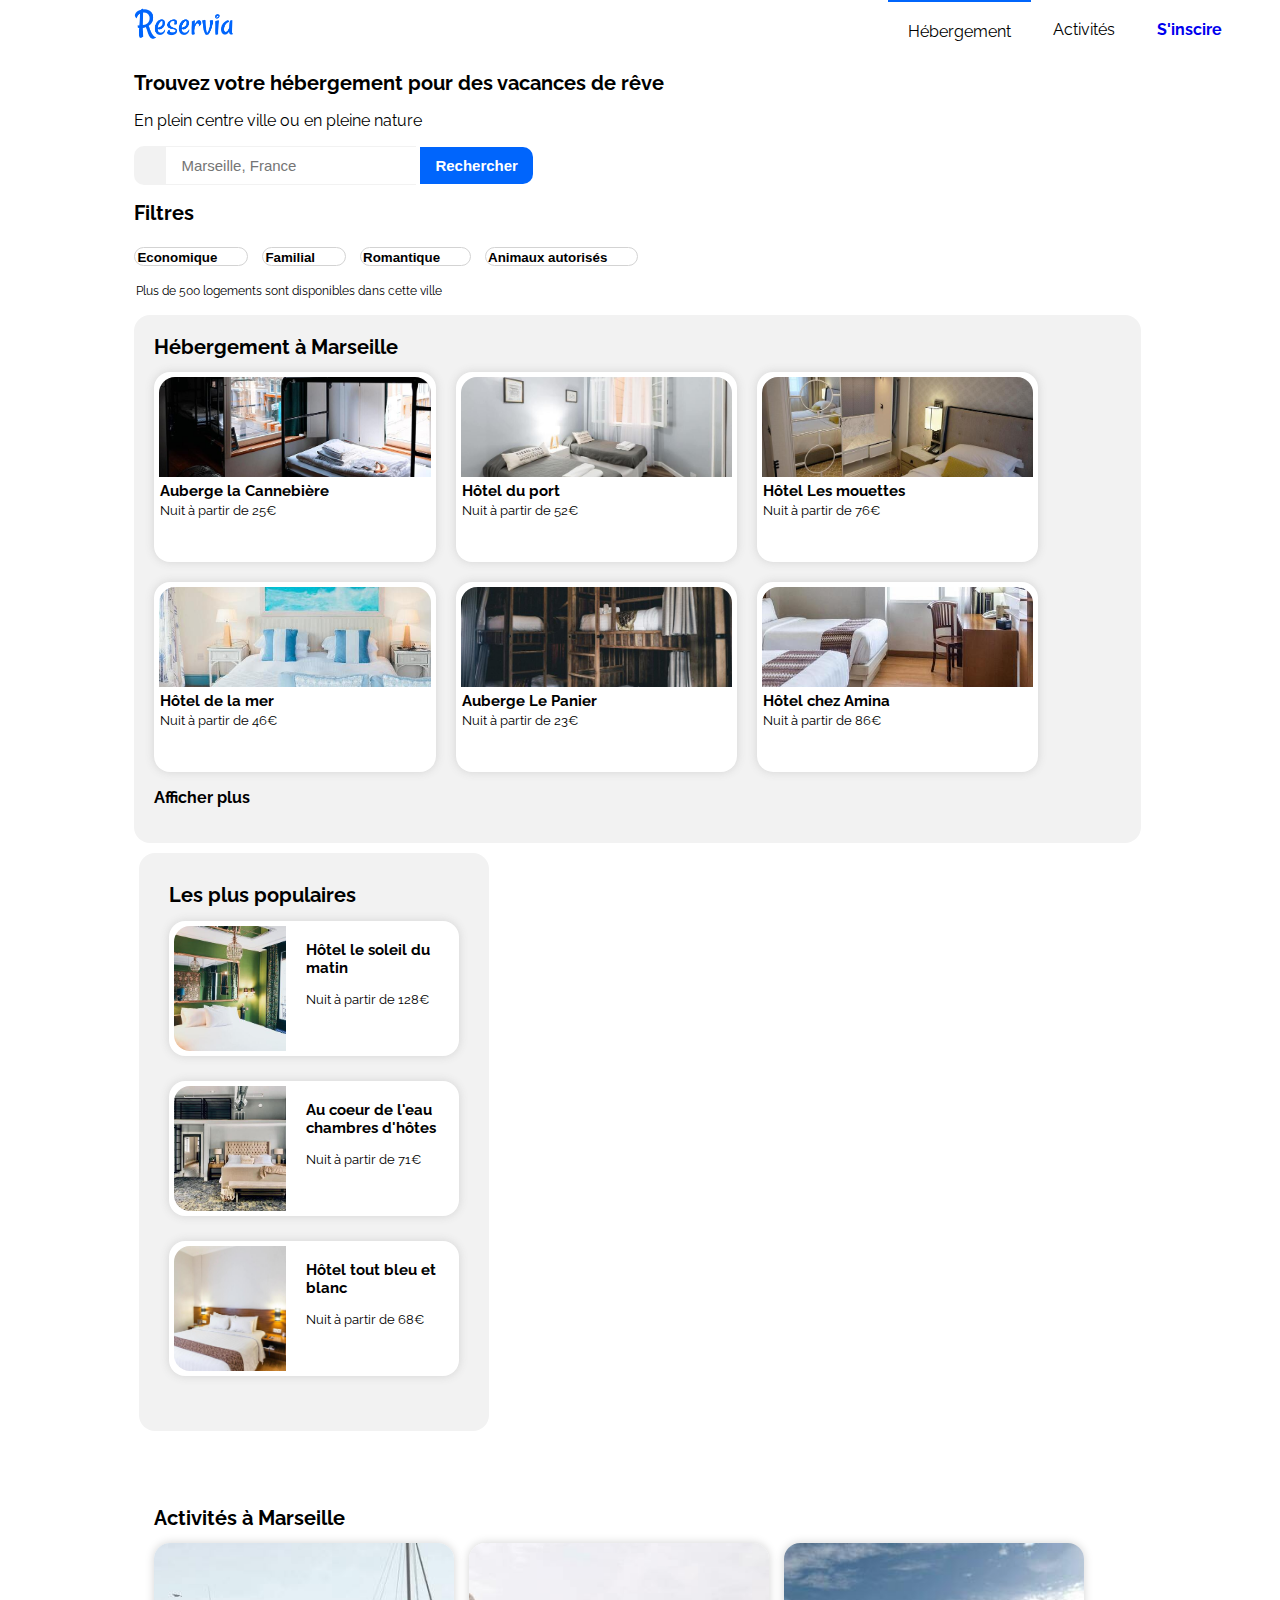
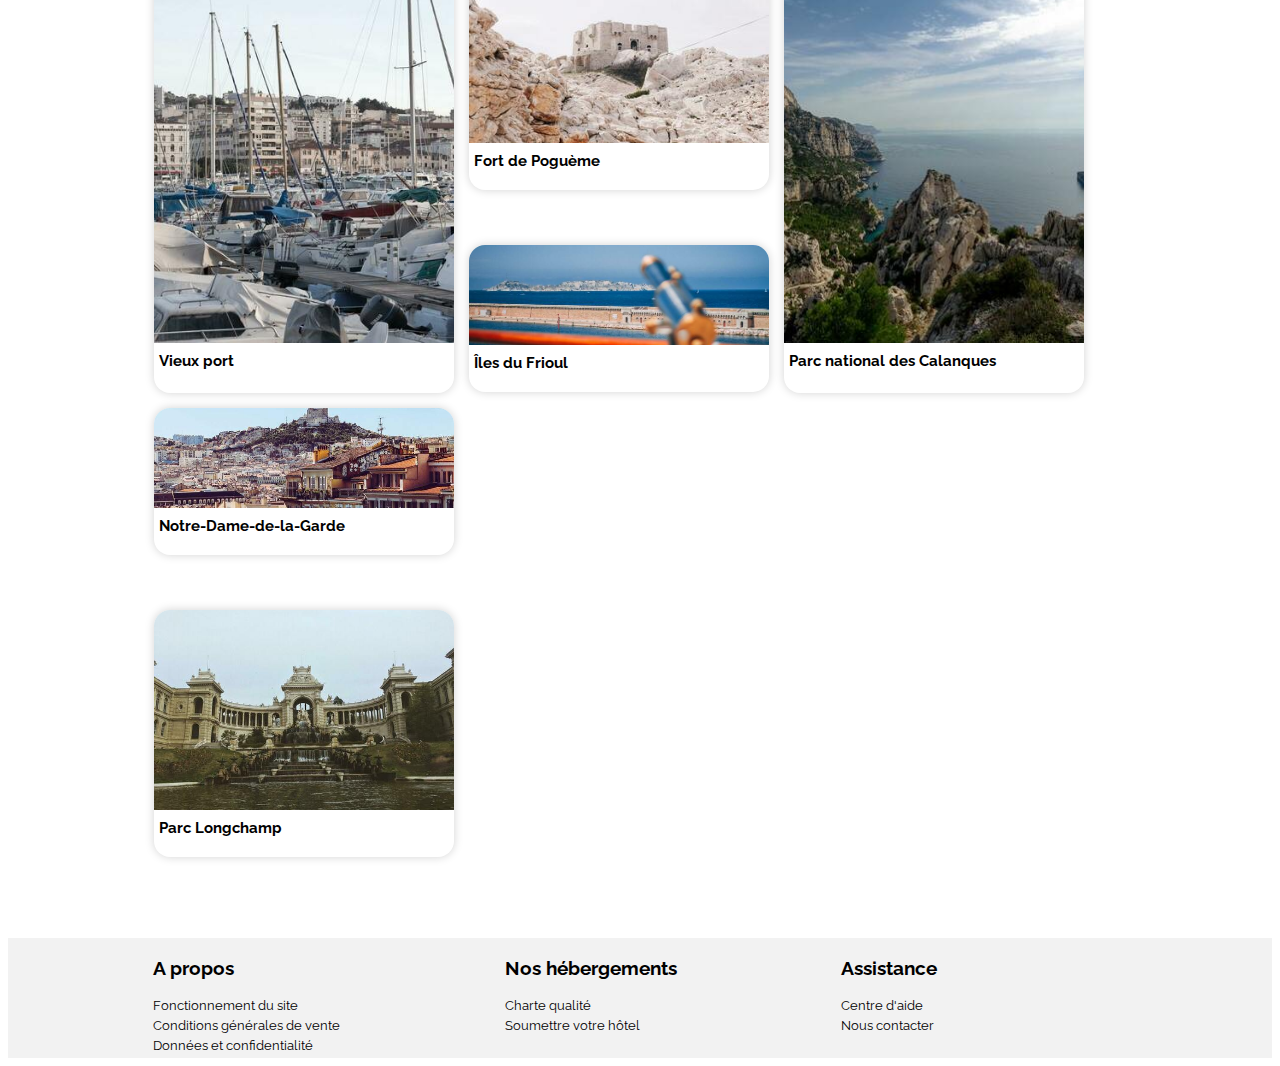
<file: index.html>
<!DOCTYPE html>

<html lang="fr">

<head>
    <title>Reservia</title>
    <meta charset="UTF-8">
    <meta http-equiv="X-UA-Compatible" content="IE=edge">
    <meta name="viewport" content="width=device-width, initial-scale=1.0">
    <link rel="preconnect" href="https://fonts.googleapis.com">
    <link rel="preconnect" href="https://fonts.gstatic.com" crossorigin>
    <link href="https://fonts.googleapis.com/css2?family=Raleway&display=swap" rel="stylesheet">
    <link rel="stylesheet" href="style.css" />
    <link rel="stylesheet" href="https://use.fontawesome.com/releases/v5.15.1/css/all.css" integrity="sha384-vp86vTRFVJgpjF9jiIGPEEqYqlDwgyBgEF109VFjmqGmIY/Y4HV4d3Gp2irVfcrp" crossorigin="anonymous">
</head>

<body>

    <!--Header-->
    <header class="header">
        <span id="header-pc-tablet">
			<img class="logo-reservia" src="images/logo/Reservia@3x.png" alt="Logo de Reservia" />
			<nav class="menu-bar">
				<li class="menu-item link-item on-click-style"> <a href="#zone-herbergement-et-les-plus-populaire"> Hébergement </a> </li>
				<li class="menu-item link-item"> <a href="#zone-activites"> Activités </a> </li>
				<li class="menu-item blue"> <a href="inscription.html" class="bold"> S'inscire </a> </li>
			</nav>
		</span>
        <span id="header-mobile">
			<img class="logo-reservia" src="images/logo/Reservia@3x.png" alt="Logo de Reservia" />
			<a href="inscription.html" class="inscription-mobile bold blue"> S'inscire </a>
			<nav class="menu-bar">
				<li class="menu-item link-item on-click-style"> <a href="#zone-herbergement-et-les-plus-populaire"> Hébergement </a> </li>
				<li class="menu-item link-item"> <a href="#zone-activites"> Activités </a> </li>
			</nav>
		</span>
    </header>

    <div class="container">
        <!--zone recherche -->
        <section id="zone-recherche">
            <h1> Trouvez votre hébergement pour des vacances de rêve</h1>
            <p>En plein centre ville ou en pleine nature </p>
            <div class="input-container">
                <span class="input-icon"> <i class=" fas fa-map-marker-alt"></i></span>
                <input class="input-search" id="search-bar" type="search" placeholder="Marseille, France">
                <button class="input-button" type="submit"> <span class="search-pc-tablet">Rechercher</span> <span class="search-mobile"> <i class="fas fa-search"></i> </span> </button>
            </div>
        </section>

        <!--zone filtres -->
        <section id="zone-filtres">
            <h2>Filtres</h2>
            <button id="filtre-economique" type="button" class="button-filter"> <i class="fas fa-money-bill-wave icone-filtre"></i> <b>Economique</b> </button>
            <button id="filtre-familial" type="button" class="button-filter"> <i class="fas fa-child icone-filtre"></i> <b> Familial</b> </button>
            <button id="filtre-romantique" type="button" class="button-filter"> <i class="fas fa-heart icone-filtre"></i> <b>Romantique</b></button>
            <button id="filtre-animaux-autorises" type="button" class="button-filter"> <i class="fa fa-dog icone-filtre"></i> <b>Animaux autorisés</b> </button>
            <p> <i class="fa fa-info-circle blue"></i> Plus de 500 logements sont disponibles dans cette ville </p>
        </section>

        <!--zone hébergements-->
        <section id="zone-herbergement-et-les-plus-populaire">
            <div id="zone-hebergements" class="fond-gris-arrondis">

                <h1>Hébergement à Marseille</h1>
                <div class="zone-cellule-herbergement">
                    <div class="cellule-hebergement">
                        <img src="images/hebergements/4_small/marcus-loke-WQJvWU_HZFo-unsplash.jpg" alt="Photohebergement1" class="imgHebergement" />
                        <h3>Auberge la Cannebière </h3>
                        <p>Nuit à partir de 25€</p>
                        <i class="fas fa-star blue"></i>
                        <i class="fas fa-star blue"></i>
                        <i class="fas fa-star blue"></i>
                        <i class="fas fa-star blue"></i>
                        <i class="fas fa-star lightgray"></i>
                    </div>
                    <div class="cellule-hebergement">

                        <img src="images/hebergements/4_small/fred-kleber-gTbaxaVLvsg-unsplash.jpg" alt="Photohebergement2" class="imgHebergement" />
                        <h3>Hôtel du port</h3>
                        <p>Nuit à partir de 52€</p>
                        <i class="fas fa-star blue"></i>
                        <i class="fas fa-star blue"></i>
                        <i class="fas fa-star blue"></i>
                        <i class="fas fa-star blue"></i>
                        <i class="fas fa-star blue"></i>
                    </div>
                    <div class="cellule-hebergement">

                        <img src="images/hebergements/4_small/reisetopia-B8WIgxA_PFU-unsplash.jpg" alt="Photohebergement3" class="imgHebergement" />
                        <h3>Hôtel Les mouettes </h3>
                        <p>Nuit à partir de 76€</p>
                        <i class="fas fa-star blue"></i>
                        <i class="fas fa-star blue"></i>
                        <i class="fas fa-star blue"></i>
                        <i class="fas fa-star blue"></i>
                        <i class="fas fa-star lightgray"></i>
                    </div>
                    <div class="cellule-hebergement">
                        <img src="images/hebergements/4_small/annie-spratt-Eg1qcIitAuA-unsplash.jpg" alt="Photohebergement4" class="imgHebergement" />
                        <h3>Hôtel de la mer </h3>
                        <p>Nuit à partir de 46€</p>
                        <i class="fas fa-star blue"></i>
                        <i class="fas fa-star blue"></i>
                        <i class="fas fa-star blue"></i>
                        <i class="fas fa-star lightgray"></i>
                        <i class="fas fa-star lightgray"></i>

                    </div>
                    <div class="cellule-hebergement">
                        <img src="images/hebergements/4_small/nicate-lee-kT-ZyaiwBe0-unsplash.jpg" alt="Photohebergement5" class="imgHebergement" />
                        <h3>Auberge Le Panier</h3>
                        <p>Nuit à partir de 23€</p>
                        <i class="fas fa-star blue"></i>
                        <i class="fas fa-star blue"></i>
                        <i class="fas fa-star blue"></i>
                        <i class="fas fa-star blue"></i>
                        <i class="fas fa-star lightgray"></i>
                    </div>
                    <div class="cellule-hebergement">
                        <img src="images/hebergements/4_small/febrian-zakaria-M6S1WvfW68A-unsplash.jpg" alt="Photohebergement6" class="imgHebergement" />
                        <h3>Hôtel chez Amina </h3>
                        <p>Nuit à partir de 86€</p>
                        <i class="fas fa-star blue"></i>
                        <i class="fas fa-star blue"></i>
                        <i class="fas fa-star blue"></i>
                        <i class="fas fa-star blue"></i>
                        <i class="fas fa-star blue"></i>
                    </div>
                </div>
                <p class="bold"> Afficher plus </p>

            </div>

            <!--zone les plus populaires-->

            <div id="zone-les-plus-populaire" class="fond-gris-arrondis">
                <div id="zone-titre-les-plus-populaires">
                    <h1>Les plus populaires</h1>
                    <i class="fas fa-chart-line"></i>
                </div>
                <div class="zone-cellule-herbergement-populaire">
                    <div class="cellule-hebergement-populaire">
                        <img src="images/hebergements/4_small/emile-guillemot-Bj_rcSC5XfE-unsplash.jpg" alt="Photolespluspopulaire1" class="img-hebergement-populaire" />
                        <div class="texte-hebergement-populaire">
                            <h3>Hôtel le soleil du matin</h3>
                            <p>Nuit à partir de 128€</p>
                            <i class="fas fa-star blue"></i>
                            <i class="fas fa-star blue"></i>
                            <i class="fas fa-star blue"></i>
                            <i class="fas fa-star blue"></i>
                            <i class="fas fa-star blue"></i>
                        </div>
                    </div>
                    <div class="cellule-hebergement-populaire">
                        <img src="images/hebergements/4_small/aw-creative-VGs8z60yT2c-unsplash.jpg" alt="Photolespluspopulaire2" class="img-hebergement-populaire" />
                        <div class="texte-hebergement-populaire">
                            <h3>Au coeur de l'eau chambres d'hôtes </h3>
                            <p>Nuit à partir de 71€</p>
                            <i class="fas fa-star blue"></i>
                            <i class="fas fa-star blue"></i>
                            <i class="fas fa-star blue"></i>
                            <i class="fas fa-star blue"></i>
                            <i class="fas fa-star lightgray"></i>
                        </div>
                    </div>
                    <div class="cellule-hebergement-populaire">
                        <img src="images/hebergements/4_small/febrian-zakaria-sjvU0THccQA-unsplash.jpg" alt="Photolespluspopulaire3" class="img-hebergement-populaire" />
                        <div class="texte-hebergement-populaire">
                            <h3>Hôtel tout bleu et blanc </h3>
                            <p>Nuit à partir de 68€</p>
                            <i class="fas fa-star blue"></i>
                            <i class="fas fa-star blue"></i>
                            <i class="fas fa-star blue"></i>
                            <i class="fas fa-star blue"></i>
                            <i class="fas fa-star lightgray"></i>
                        </div>
                    </div>
                </div>
            </div>

        </section>

        <!--zone activités-->
        <section id="zone-activites">
            <h1>Activités à Marseille</h1>

            <div class="blocks-activite">
                <div class="block-activite-1 coins-arrondis">
                    <img class="img-activite-principale" src="images/activites/4_small/reno-laithienne-QUgJhdY5Fyk-unsplash.jpg" alt="photo de l'activité">
                    <h4>Vieux port</h4>

                </div>

                <div class="block-activite-2">
                    <div class="coins-arrondis cellule-activite-espace-bottom">
                        <img class="img-activite-secondaire-grande" src="images/activites/4_small/paul-hermann-QFTrLdQIRhI-unsplash.jpg" alt="photo de l'activité 2">
                        <h4>Fort de Poguème </h4>
                    </div>

                    <div class="coins-arrondis">
                        <img class="img-activite-secondaire-petite" src="images/activites/4_small/kevin-hikari-rV_Qd1l-VXg-unsplash.jpg" alt="photo de l'activité 3">
                        <h4>Îles du Frioul</h4>
                    </div>

                </div>

                <div class="block-activite-3 coins-arrondis">
                    <img class="img-activite-principale" src="images/activites/4_small/kilyan-sockalingum-NR8-cBCN3aI-unsplash.jpg" alt="photo_de_l'activité 4" />
                    <h4>Parc national des Calanques</h4>
                </div>

                <div class="block-activite-4 ">
                    <div class="coins-arrondis cellule-activite-espace-bottom">
                        <img class="img-activite-secondaire-petite" src="images/activites/4_small/florian-wehde-xW9e8gdotxI-unsplash.jpg" alt="photo de l'activité 5" />
                        <h4>Notre-Dame-de-la-Garde</h4>
                    </div>

                    <div class="coins-arrondis">
                        <img class="img-activite-secondaire-grande" src="images/activites/4_small/lena-paulin-wH2-EJoDcV0-unsplash.jpg" alt="photo de l'activité 6" />
                        <h4>Parc Longchamp</h4>
                    </div>
                </div>

            </div>

        </section>

    </div>
    <!--footer-->
    <footer>
        <div>
            <h3>A propos</h3>
            <ul>
                <li> <a>Fonctionnement du site</a></li>
                <li> <a>Conditions générales de vente</a></li>
                <li> <a>Données et confidentialité</a></li>
            </ul>

        </div>

        <div>
            <h3> Nos hébergements </h3>
            <ul>
                <li> <a>Charte qualité</a></li>
                <li> <a>Soumettre votre hôtel</a></li>

            </ul>

        </div>

        <div>
            <h3> Assistance</h3>
            <ul>
                <li> <a>Centre d'aide </a></li>
                <li> <a>Nous contacter</a></li>

            </ul>

        </div>





    </footer>

</body>

</html>
</file>
<file: style.css>
*, ::before, ::after {
	 box-sizing : border-box; 
}

body {
    font-family: 'Raleway', sans-serif; 
	margin-top: 0;
}

h1 {
    font-size: 20px;
    margin-top: 0px;
}

.blue {
    color: #0065FC;
}

.lightgray {
    color: lightgray;
}

.fond-gris-arrondis {
    background-color: #F2F2F2;
    border-radius: 1rem;
    padding: 5px;
    margin: 5px;
}


/* --------- header --------- */
.header {
    padding-right: 30px;
    padding-left: 10%;
	padding-top : 0 ;
}

@media screen and (max-width: 450px) {
	.header {
		padding-top : 0 ;
		padding-right: 0;
		padding-left: 0;
	}
}
.logo-reservia {
    width: 4%;
	min-width : 100px;
}

.menu-bar {
    padding: 0;
    margin: 0;
    list-style-type: none;
    float: right;
}

.menu-item {
    margin-left: 2px;
    float: left;
    padding: 20px;
}

.menu-item a {
    text-decoration: none;
}

.link-item a:link {
    color: black;
}

.link-item a:visited {
    color: black;
}

.link-item a:hover {
    color: #0065FC;
    font-weight: bold;
}

.link-item a:active {
    color: #0065FC;
}

.bold {
    font-weight: bold;
}

.on-click-style {
    border-top: 2px solid #0065FC;
}

#header-mobile {
    display : none;
}

.inscription-mobile{
	text-decoration : none;
	float :right;
	margin-top : 20px;
	margin-right : 10px;
}

@media screen and (max-width: 450px) {
	.menu-bar{
		width : 100%;
		margin-bottom : 10px;
	}
	.menu-item {
		width : 47%;
		text-align : center;
		font-size : 15px;
		border-bottom: 2px solid lightgray;
	}
	
	.on-click-style {
		border-top:none;
		border-bottom: 2px solid #0065FC;
	}
	
	#header-mobile {
		display : contents;
	}
	
	#header-pc-tablet{
		display: none;
	}
}

/* --------- container --------- */
.container{
	width : 80%;
	margin: auto;
}
@media screen and (max-width: 450px) {
	.container{
		width : 100%;
	}
}

/* --------- zone recherche --------- */
#zone-recherche {
	margin-top : 20px;
}

.input-container {
    position: relative;
	width : 500px;
}

.input-icon {
    background-color: #F2F2F2;
    padding: 10px 15px;
    border-radius: 10px 0 0 10px;
    text-align: center;
}

.input-search {
    font-size: 15px;
    border-right: none;
    border-left: none;
    border-top: #F2F2F2 1px solid;
    border-bottom: #F2F2F2 1px solid;
    padding: 10px 15px;
	width : 250px;
}

.input-button {
    font-size: 15px;
    background-color: #0065FC;
    color: white;
    font-weight: bold;
    border: none;
    border-radius: 0 10px 10px 0;
    padding: 10px 15px;
}

.search-mobile{
	display: none;
}

input[type="text"],
input[type="password"] {
    padding-left: 70px;
}

@media screen and (max-width: 450px) {
	.input-container{
		width : 300px;
	}
	
	.input-search {
		font-size: 15px;
		border-left: none;
		border-top: #F2F2F2 1px solid;
		border-bottom: #F2F2F2 1px solid;
		border-right: #F2F2F2 1px solid;
		border-radius: 0 10px 10px 0;
		padding: 10px 15px;
		width : 200px;
	}
	
	.input-button {
		font-size: 15px;
		background-color: #0065FC;
		color: white;
		font-weight: bold;
		border: none;
		border-radius: 10px;
		padding: 10px 15px;
	}
	
	.search-mobile{
		display: contents;
	}
	
	.search-pc-tablet{
		display: none;
	}
}


/* --------- zone filtre --------- */
#zone-filtres h2 {
	font-size : 20px;
}

.button-filter {
    background-color: white;
    border-radius: 40px;
    border: 1px solid lightgray;
    padding: 0 30px 0 0;
    margin: 5px 10px 5px 0;
	cursor: pointer;
	transition-duration: 0.4s;
}

.button-filter:hover{
	background-color: #0065FC;
}

.icone-filtre {
    color: #0065FC;
    height: 40px;
    width: 40px; 
    background-color: rgb(222, 236, 255);
    border-radius: 40px;
    font-size: 15px;
	padding-top : 10px;
}

#zone-filtres p {
	font-size : 12px;
}


/* --------- container hebergement et les plus populaire --------- */
#zone-herbergement-et-les-plus-populaire {
    width: 100%;
	display : flex;
	flex-wrap : wrap; /* pour le responsive */
	flex-direction : row;
	margin-left : 0;
	margin-bottom: 50px;
}
@media screen and (max-width: 450px) {
	#zone-herbergement-et-les-plus-populaire {
		flex-direction : column-reverse;
	}
}


/* ----- zone hebergement ----- */
#zone-hebergements {
    width: 65%; 
	min-width : 350px;
    padding: 30px;
	margin-left : 0;
}

@media screen and (max-width: 450px) {
	#zone-hebergements {
		padding: 20px;
	}
}

@media screen and (min-width: 450px) and (max-width: 1300px) {
	#zone-hebergements {
		width: 100%;
		padding: 20px;
	}
}

#zone-hebergements img {
    height: 100px;
    width: 100%;
	object-fit: cover; /* ne deforme pas l'image */
	object-position: 50% 70%;
    border-top-left-radius: 1rem;
    border-top-right-radius: 1rem;
}

.zone-cellule-herbergement {
	width : 97%;
    display: grid;
    grid-template-columns: repeat(auto-fill, 200px);
	grid-gap: 20px;
}

.cellule-hebergement {
    background-color: white;
    box-shadow: 0 0 10px lightgray;
    width: 100%;
	height : 190px;
    border-radius: 1rem;
    padding: 5px;
	cursor: pointer;
}

@media screen and (min-width: 800px) {
	.zone-cellule-herbergement {
		width : 97%;
		display: grid;
		grid-template-columns: repeat(auto-fill, 30%);
		grid-gap: 20px;
	}
	
	.cellule-hebergement {
		min-width: 180px;
	}
	
}

@media screen and (min-width: 600px) and (max-width: 800px) {
	.zone-cellule-herbergement {
		width : 97%;
		display: grid;
		grid-template-columns: repeat(auto-fill, 45%);
		grid-gap: 10px;
	}
	
	.cellule-hebergement {
		min-width: 180px;
	}
}

@media screen and (max-width: 600px) {
	.zone-cellule-herbergement {
		width : 100%;
		display: grid;
		grid-template-columns: repeat(auto-fill, 100%);
		grid-gap: 10px;
	}
	
	.cellule-hebergement {
		width: 100%;
	}
}

.cellule-hebergement h3 {
   font-size : 15px;
   margin : 1px;
   margin-bottom : 3px;
}

.cellule-hebergement p, i {
   font-size : 13px;
   margin : 1px;
}


/*----- zone les plus populaires ----- */
#zone-les-plus-populaire {
    width: 30%;
	min-width: 350px;
    padding: 30px;
	display: flex;
    flex-direction: column;
}

@media screen and (max-width: 450px) {
	#zone-les-plus-populaire {
		padding: 20px;
	}
}

@media screen and (min-width: 450px) and (max-width: 1100px) {
	#zone-les-plus-populaire {
		width : 100%;
		padding: 20px;
	}
}

#zone-les-plus-populaire img {
    width: 40%;
    height: 125px;
	object-fit: cover;
    border-top-left-radius: 1rem;
    border-bottom-left-radius: 1rem;
}

#zone-titre-les-plus-populaires {
    display: flex;
    justify-content: space-between;
}

.zone-cellule-herbergement-populaire {
    display: flex;
    justify-content: space-between;
    flex-direction: column;
}

.cellule-hebergement-populaire {
    background-color: white; 
    box-shadow: 0 0 10px lightgray; 
    width: 100%;
    border-radius: 1rem; 
    padding: 5px;
    margin-bottom: 25px; 
    height: 135px;
	cursor: pointer;
}

.img-hebergement-populaire {
    float: left; 
    margin-right: 20px;
}

.texte-hebergement-populaire {
    display: inline;
	font-size : 13px;
}


/* --------- zone activite --------- */
#zone-activites {
    width: 100%;
    margin-bottom: 50px;
	padding: 20px;
}


/* ----- block d'activites ----- */
.blocks-activite {
    width: 100%;
    display: grid;
    grid-gap: 15px;
	grid-template-columns: repeat(auto-fill, 300px);
    height: auto;
    margin: 10px auto;
}

@media screen and (min-width: 450px) and (max-width: 1100px) {
	.blocks-activite {	
		width: 100%;
		display: grid;
		grid-gap: 30px;
		grid-template-columns: repeat(auto-fill, 45%);
		height: auto;
		margin: 10px auto;
	}
}

@media screen and (min-width: 1300px) {
	.blocks-activite {
		width: 100%;
		display: grid;
		grid-gap: 15px;
		grid-template-columns: repeat(auto-fill, 23%);
		height: auto;
		margin: 10px auto;
	}
}

.blocks-activite h4{
	padding : 5px;
	padding-bottom : 20px;
	margin-top: 0;
	font-size : 15px;
}

.block-activite-1 {
	max-height : 450px;
	cursor: pointer;
}

.block-activite-2 {
	max-height : 450px;
	cursor: pointer;
}

.block-activite-3 {
	max-height : 450px;
	cursor: pointer;
}

.block-activite-4 {
	max-height : 450px;
	cursor: pointer;
}

.coins-arrondis {
    box-shadow: 0 0 10px lightgray;
    border-radius: 1rem;
}

.cellule-activite-espace-bottom{
	margin-bottom: 55px;
}

.img-activite-principale {
    width: 100%;
    height: 400px;
	object-fit: cover; /* ne deforme pas l'image */
	border-top-left-radius: 1rem;
	border-top-right-radius: 1rem;
}

.img-activite-secondaire-grande {
    width: 100%;
    height: 200px;
	object-fit: cover; /* ne deforme pas l'image */
	border-top-left-radius: 1rem;
	border-top-right-radius: 1rem;
}

.img-activite-secondaire-petite {
    width: 100%;
    height: 100px;
	object-fit: cover; /* ne deforme pas l'image */
	border-top-left-radius: 1rem;
	border-top-right-radius: 1rem;
}

@media screen and (max-width: 450px) {
	.img-activite-principale {
		height: 150px;
	}
	
	.img-activite-secondaire-grande {
		height: 150px;
	}
	
	.img-activite-secondaire-petite {
		height: 150px;
	}
	
	.cellule-activite-espace-bottom{
		margin-bottom: 0px;
	}
}


/* --------- footer --------- */
footer {
    background-color: #F2F2F2;
    display: flex;
	flex-wrap : wrap;
    justify-content: space-around;
	padding-right: 20%;
	padding-left: 5%;
}

@media screen and (max-width: 450px) {
	footer {
		flex-direction: column;
		justify-content: space-around;
		text-align : center;
		margin : 0;
	}
}

footer ul {
    list-style-type: none;
    margin: 0;
    padding: 0;
	font-size : 13px;
}

footer li {
    margin-bottom: 5px;
}
</file>
